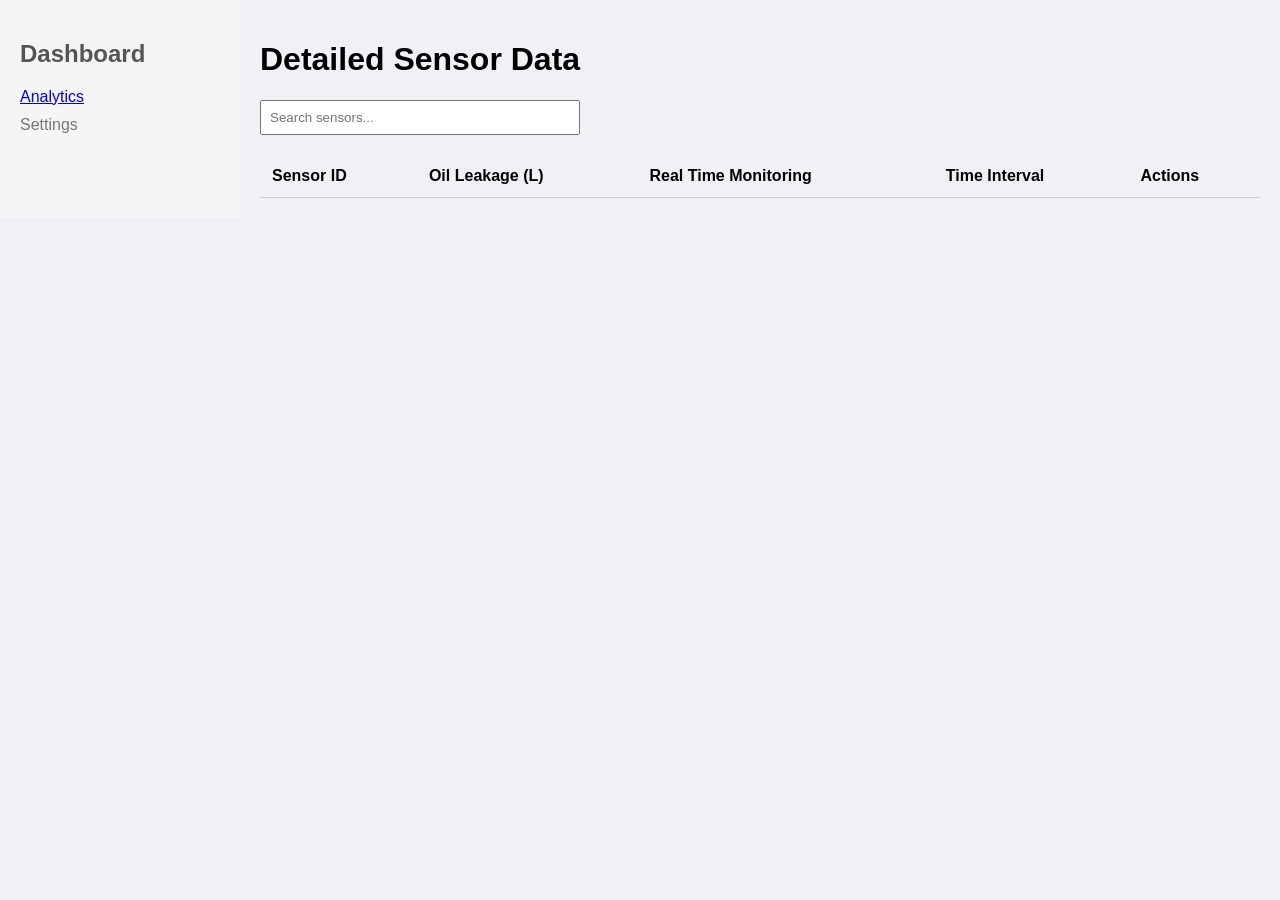
<file: index.html>
<!DOCTYPE html>
<html lang="en">
<head>
  <meta charset="UTF-8" />
  <meta name="viewport" content="width=device-width, initial-scale=1.0" />
  <title>Detailed Sensor Data</title>
  <link rel="stylesheet" href="styles.css" />
</head>
<body>
  <div class="container">
    <aside class="sidebar">
      <h2>Dashboard</h2>
      <ul>
        <li><a href="Analytics.html">Analytics</a></li>
        <li>Settings</li>
      </ul>
    </aside>
    
    <main class="main">
      <h1>Detailed Sensor Data</h1>
      <input type="text" id="searchInput" placeholder="Search sensors..." onkeyup="filterTable()" />

      <table>
        <thead>
          <tr>
            <th>Sensor ID</th>
            <th>Oil Leakage (L)</th>
            <th>Real Time Monitoring</th>
            <th>Time Interval</th>
            <th>Actions</th>
          </tr>
        </thead>
        <tbody id="sensorTable">
          <!-- JS will populate this -->
        </tbody>
      </table>
    </main>
  </div>

  <script src="script.js"></script>
</body>
</html>
</file>
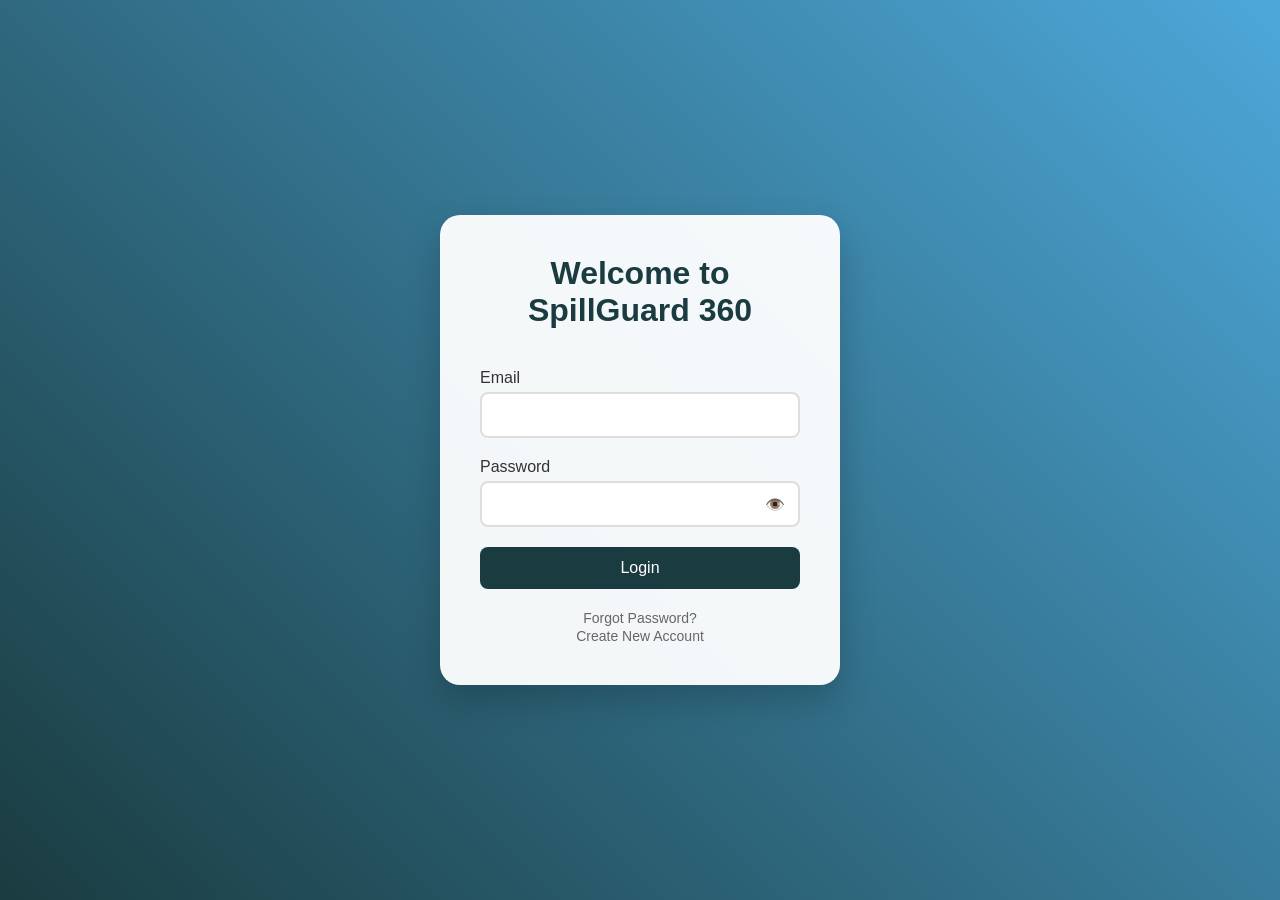
<file: login.html>
<!DOCTYPE html>
<html lang="en">
<head>
    <meta charset="UTF-8">
    <meta name="viewport" content="width=device-width, initial-scale=1.0">
    <title>Login Page</title>
    <style>
        * {
            margin: 0;
            padding: 0;
            box-sizing: border-box;
            font-family: 'Arial', sans-serif;
        }

        body {
            display: flex;
            justify-content: center;
            align-items: center;
            min-height: 100vh;
            background: linear-gradient(45deg, #1a3c40, #4da8da);
        }

        .login-container {
            background: rgba(255, 255, 255, 0.95);
            padding: 40px;
            border-radius: 20px;
            box-shadow: 0 15px 35px rgba(0, 0, 0, 0.2);
            width: 400px;
        }

        .login-header {
            text-align: center;
            margin-bottom: 40px;
        }

        .login-header h1 {
            color: #1a3c40;
            font-size: 2em;
            margin-bottom: 10px;
        }

        .form-group {
            margin-bottom: 20px;
            position: relative;
        }

        .form-group label {
            display: block;
            margin-bottom: 5px;
            color: #333;
            font-weight: 500;
        }

        .form-group input {
            width: 100%;
            padding: 12px;
            border: 2px solid #ddd;
            border-radius: 8px;
            font-size: 16px;
            transition: border-color 0.3s ease;
        }

        .form-group input:focus {
            outline: none;
            border-color: #4da8da;
        }

        .password-container {
            position: relative;
        }

        .show-password {
            position: absolute;
            right: 15px;
            top: 50%;
            transform: translateY(-50%);
            cursor: pointer;
            color: #666;
        }

        .login-btn {
            width: 100%;
            padding: 12px;
            background: #1a3c40;
            color: white;
            border: none;
            border-radius: 8px;
            font-size: 16px;
            cursor: pointer;
            transition: background 0.3s ease;
        }

        .login-btn:hover {
            background: #4da8da;
        }

        .additional-links {
            margin-top: 20px;
            text-align: center;
        }

        .additional-links a {
            color: #666;
            text-decoration: none;
            font-size: 14px;
            transition: color 0.3s ease;
        }

        .additional-links a:hover {
            color: #1a3c40;
        }

        .error-message {
            color: #ff4444;
            font-size: 14px;
            margin-top: 5px;
            display: none;
        }
    </style>
</head>
<body>
    <div class="login-container">
        <div class="login-header">
            <h1>Welcome to SpillGuard 360</h1>
        </div>

        <form id="loginForm">
            <div class="form-group">
                <label for="email">Email</label>
                <input type="email" id="email" required>
                <div class="error-message" id="emailError"></div>
            </div>

            <div class="form-group">
                <label for="password">Password</label>
                <div class="password-container">
                    <input type="password" id="password" required>
                    <span class="show-password" onclick="togglePassword()">👁️</span>
                </div>
                <div class="error-message" id="passwordError"></div>
            </div>

            <button type="submit" class="login-btn">Login</button>
        </form>

        <div class="additional-links">
            <a href="#">Forgot Password?</a>
            <br>
            <a href="sinup.html">Create New Account</a>
        </div>
    </div>

    <script>
        // Toggle password visibility
        function togglePassword() {
            const passwordField = document.getElementById('password');
            const type = passwordField.getAttribute('type') === 'password' ? 'text' : 'password';
            passwordField.setAttribute('type', type);
        }

        // Form validation
        document.getElementById('loginForm').addEventListener('submit', function(e) {
            e.preventDefault();
            
            const email = document.getElementById('email').value;
            const password = document.getElementById('password').value;
            let isValid = true;

            // Email validation
            const emailRegex = /^[^\s@]+@[^\s@]+\.[^\s@]+$/;
            if (!emailRegex.test(email)) {
                document.getElementById('emailError').textContent = 'Please enter a valid email address';
                document.getElementById('emailError').style.display = 'block';
                isValid = false;
            } else {
                document.getElementById('emailError').style.display = 'none';
            }

            // Password validation
            if (password.length < 8) {
                document.getElementById('passwordError').textContent = 'Password must be at least 8 characters';
                document.getElementById('passwordError').style.display = 'block';
                isValid = false;
            } else {
                document.getElementById('passwordError').style.display = 'none';
            }

            // If valid, proceed with login
            if (isValid) {
                // Add your login logic here
                alert('Login successful! Redirecting...');
                window.location.href = 'dashboard.html';
            }
        });

        // Clear errors on input
        document.getElementById('email').addEventListener('input', () => {
            document.getElementById('emailError').style.display = 'none';
        });

        document.getElementById('password').addEventListener('input', () => {
            document.getElementById('passwordError').style.display = 'none';
        });
    </script>
</body>
</html>
</file>
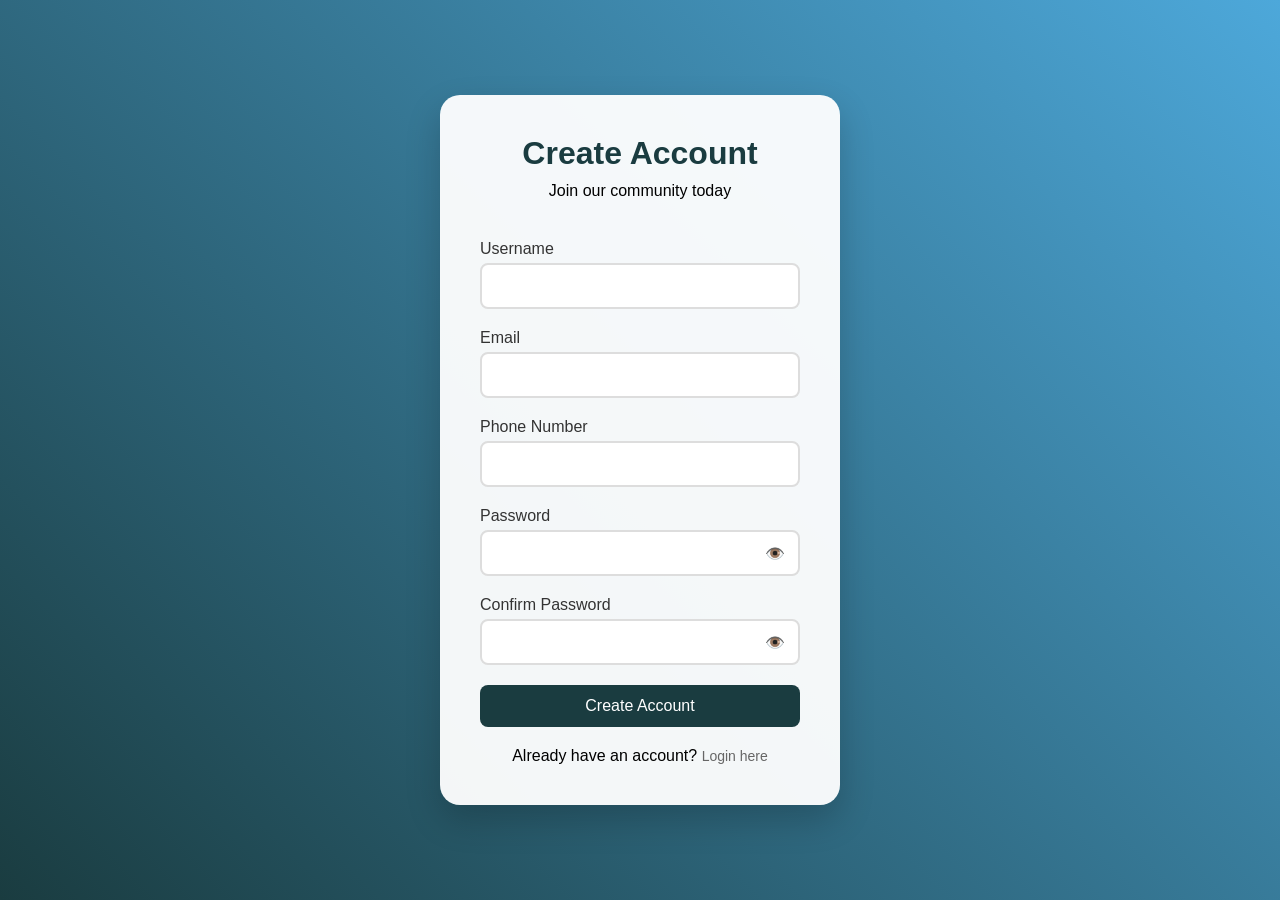
<file: sinup.html>
<!DOCTYPE html>
<html lang="en">
<head>
    <meta charset="UTF-8">
    <meta name="viewport" content="width=device-width, initial-scale=1.0">
    <title>Create New Account</title>
    <style>
        * {
            margin: 0;
            padding: 0;
            box-sizing: border-box;
            font-family: 'Arial', sans-serif;
        }

        body {
            display: flex;
            justify-content: center;
            align-items: center;
            min-height: 100vh;
            background: linear-gradient(45deg, #1a3c40, #4da8da);
        }

        .signup-container {
            background: rgba(255, 255, 255, 0.95);
            padding: 40px;
            border-radius: 20px;
            box-shadow: 0 15px 35px rgba(0, 0, 0, 0.2);
            width: 400px;
        }

        .signup-header {
            text-align: center;
            margin-bottom: 40px;
        }

        .signup-header h1 {
            color: #1a3c40;
            font-size: 2em;
            margin-bottom: 10px;
        }

        .form-group {
            margin-bottom: 20px;
            position: relative;
        }

        .form-group label {
            display: block;
            margin-bottom: 5px;
            color: #333;
            font-weight: 500;
        }

        .form-group input {
            width: 100%;
            padding: 12px;
            border: 2px solid #ddd;
            border-radius: 8px;
            font-size: 16px;
            transition: border-color 0.3s ease;
        }

        .form-group input:focus {
            outline: none;
            border-color: #4da8da;
        }

        .password-container {
            position: relative;
        }

        .show-password {
            position: absolute;
            right: 15px;
            top: 50%;
            transform: translateY(-50%);
            cursor: pointer;
            color: #666;
        }

        .signup-btn {
            width: 100%;
            padding: 12px;
            background: #1a3c40;
            color: white;
            border: none;
            border-radius: 8px;
            font-size: 16px;
            cursor: pointer;
            transition: background 0.3s ease;
        }

        .signup-btn:hover {
            background: #4da8da;
        }

        .additional-links {
            margin-top: 20px;
            text-align: center;
        }

        .additional-links a {
            color: #666;
            text-decoration: none;
            font-size: 14px;
            transition: color 0.3s ease;
        }

        .additional-links a:hover {
            color: #1a3c40;
        }

        .error-message {
            color: #ff4444;
            font-size: 14px;
            margin-top: 5px;
            display: none;
        }

        .success-message {
            color: #00C851;
            text-align: center;
            margin-top: 15px;
            display: none;
        }
    </style>
</head>
<body>
    <div class="signup-container">
        <div class="signup-header">
            <h1>Create Account</h1>
            <p>Join our community today</p>
        </div>

        <form id="signupForm">
            <div class="form-group">
                <label for="username">Username</label>
                <input type="text" id="username" required>
                <div class="error-message" id="usernameError"></div>
            </div>

            <div class="form-group">
                <label for="email">Email</label>
                <input type="email" id="email" required>
                <div class="error-message" id="emailError"></div>
            </div>

            <div class="form-group">
                <label for="phone">Phone Number</label>
                <input type="tel" id="phone" required>
                <div class="error-message" id="phoneError"></div>
            </div>

            <div class="form-group">
                <label for="password">Password</label>
                <div class="password-container">
                    <input type="password" id="password" required>
                    <span class="show-password" onclick="togglePassword('password')">👁️</span>
                </div>
                <div class="error-message" id="passwordError"></div>
            </div>

            <div class="form-group">
                <label for="confirmPassword">Confirm Password</label>
                <div class="password-container">
                    <input type="password" id="confirmPassword" required>
                    <span class="show-password" onclick="togglePassword('confirmPassword')">👁️</span>
                </div>
                <div class="error-message" id="confirmPasswordError"></div>
            </div>

            <button type="submit" class="signup-btn">Create Account</button>
            <div class="success-message" id="successMessage">Account created successfully!</div>
        </form>

        <div class="additional-links">
            <p>Already have an account? <a href="login.html">Login here</a></p>
        </div>
    </div>

    <script>
        // Toggle password visibility
        function togglePassword(fieldId) {
            const passwordField = document.getElementById(fieldId);
            const type = passwordField.getAttribute('type') === 'password' ? 'text' : 'password';
            passwordField.setAttribute('type', type);
        }

        // Form validation
        document.getElementById('signupForm').addEventListener('submit', function(e) {
            e.preventDefault();
            
            const username = document.getElementById('username').value;
            const email = document.getElementById('email').value;
            const phone = document.getElementById('phone').value;
            const password = document.getElementById('password').value;
            const confirmPassword = document.getElementById('confirmPassword').value;
            
            let isValid = true;

            // Username validation
            if (username.length < 4) {
                document.getElementById('usernameError').textContent = 'Username must be at least 4 characters';
                document.getElementById('usernameError').style.display = 'block';
                isValid = false;
            } else {
                document.getElementById('usernameError').style.display = 'none';
            }

            // Email validation
            const emailRegex = /^[^\s@]+@[^\s@]+\.[^\s@]+$/;
            if (!emailRegex.test(email)) {
                document.getElementById('emailError').textContent = 'Please enter a valid email address';
                document.getElementById('emailError').style.display = 'block';
                isValid = false;
            } else {
                document.getElementById('emailError').style.display = 'none';
            }

            // Phone validation
            const phoneRegex = /^\d{10}$/;
            if (!phoneRegex.test(phone)) {
                document.getElementById('phoneError').textContent = 'Please enter a valid 10-digit phone number';
                document.getElementById('phoneError').style.display = 'block';
                isValid = false;
            } else {
                document.getElementById('phoneError').style.display = 'none';
            }

            // Password validation
            if (password.length < 8) {
                document.getElementById('passwordError').textContent = 'Password must be at least 8 characters';
                document.getElementById('passwordError').style.display = 'block';
                isValid = false;
            } else {
                document.getElementById('passwordError').style.display = 'none';
            }

            // Confirm password validation
            if (password !== confirmPassword) {
                document.getElementById('confirmPasswordError').textContent = 'Passwords do not match';
                document.getElementById('confirmPasswordError').style.display = 'block';
                isValid = false;
            } else {
                document.getElementById('confirmPasswordError').style.display = 'none';
            }

            if (isValid) {
                // Simulate successful registration
                document.getElementById('successMessage').style.display = 'block';
                setTimeout(() => {
                    window.location.href = 'login.html';
                }, 2000);
            }
        });

        // Clear errors on input
        const inputs = document.querySelectorAll('input');
        inputs.forEach(input => {
            input.addEventListener('input', () => {
                const errorId = input.id + 'Error';
                document.getElementById(errorId).style.display = 'none';
            });
        });
    </script>
</body>
</html>
</file>
<file: styles.css>
body {
    font-family: Arial, sans-serif;
    margin: 0;
    display: flex;
    background-color: #f1f0f5;
  }
  
  .container {
    display: flex;
    width: 100%;
  }
  
  .sidebar {
    width: 200px;
    background-color: #f5f5f5;
    padding: 20px;
  }
  
  .sidebar h2 {
    color: #555;
  }
  
  .sidebar ul {
    list-style-type: none;
    padding: 0;
  }
  
  .sidebar ul li {
    margin: 10px 0;
    color: #777;
  }
  
  .main {
    flex-grow: 1;
    padding: 20px;
  }
  
  input[type="text"] {
    width: 300px;
    padding: 8px;
    margin-bottom: 20px;
  }
  
  table {
    width: 100%;
    border-collapse: collapse;
    text-align: left;
  }
  
  th, td {
    padding: 12px;
    border-bottom: 1px solid #ccc;
  }
  
  .progress-bar {
    height: 10px;
    background-color: #ddd;
    border-radius: 5px;
    overflow: hidden;
  }
  
  .progress-fill {
    height: 100%;
    background-color: #6a5acd;
    width: 0%;
    transition: width 0.5s;
  }
  
  button {
    background-color: #6a5acd;
    color: white;
    border: none;
    padding: 6px 12px;
    border-radius: 4px;
    cursor: pointer;
  }
  
  select {
    padding: 5px;
  }
</file>
